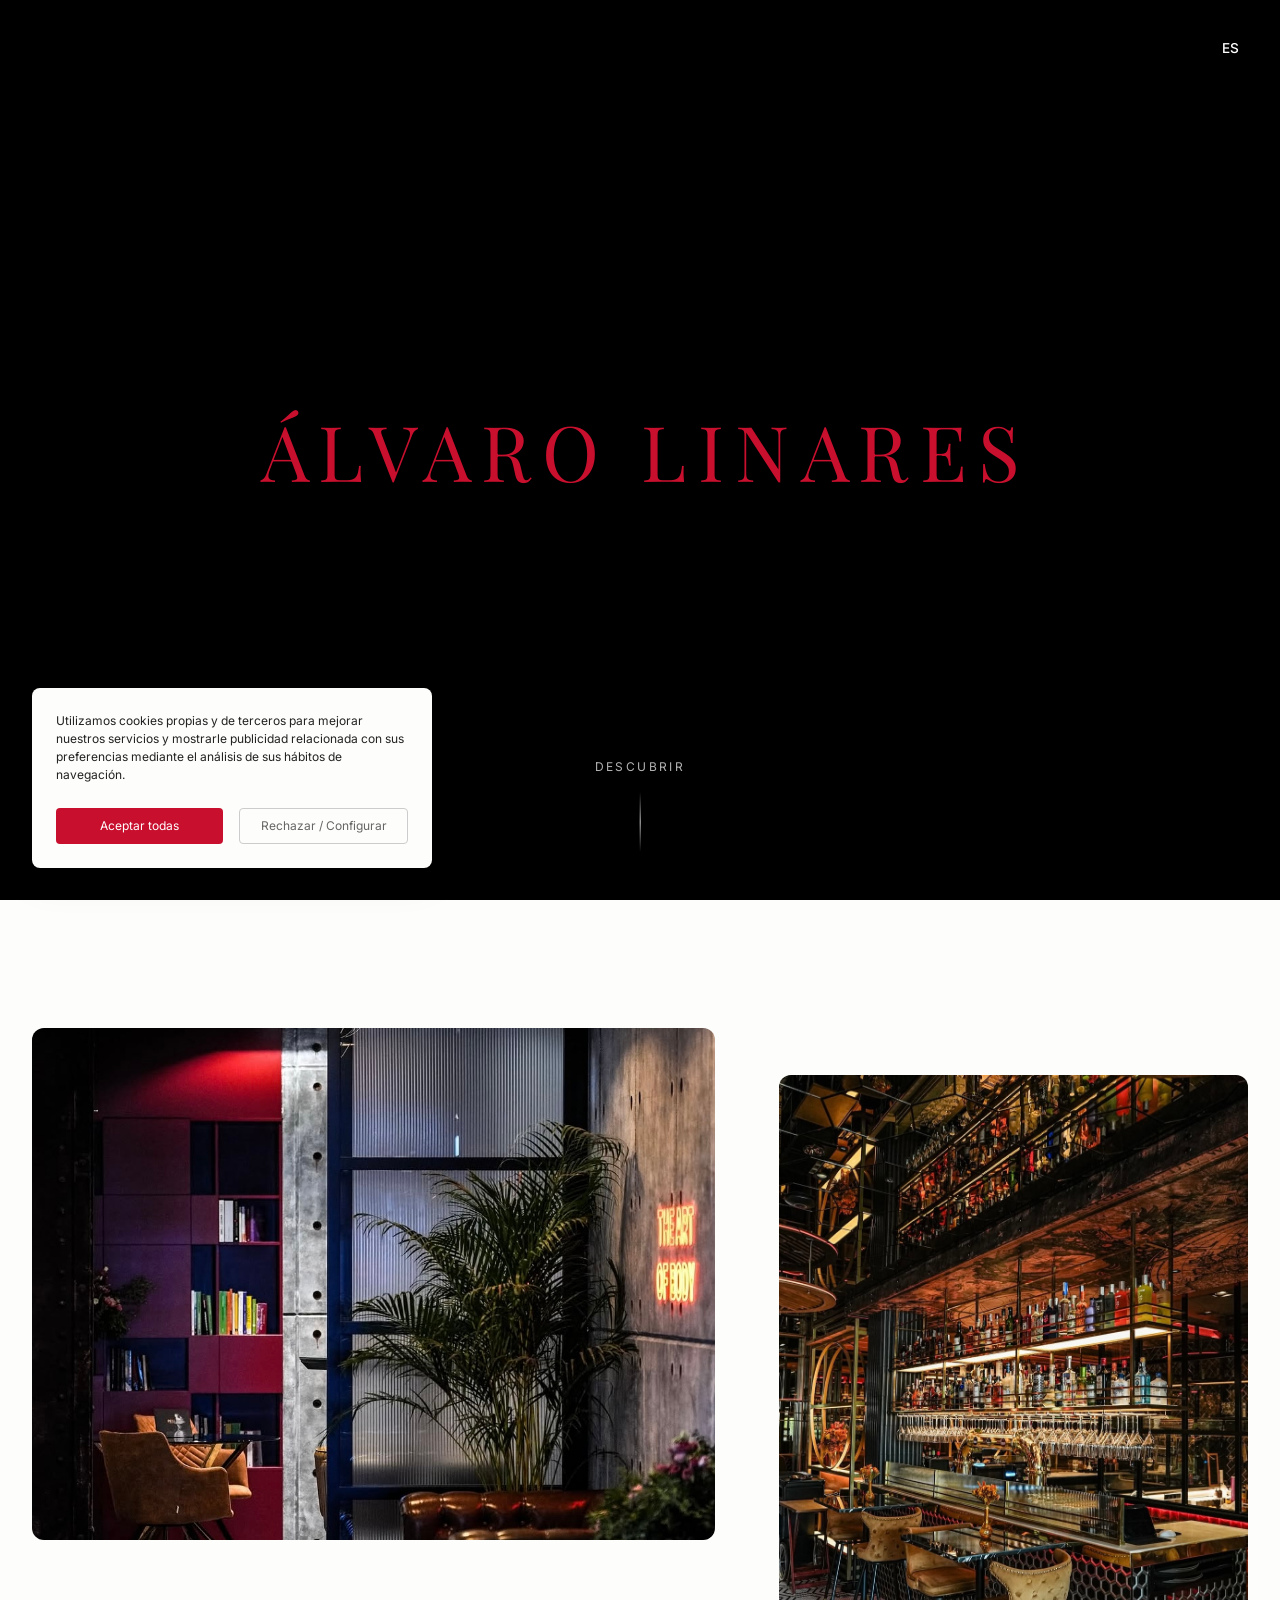
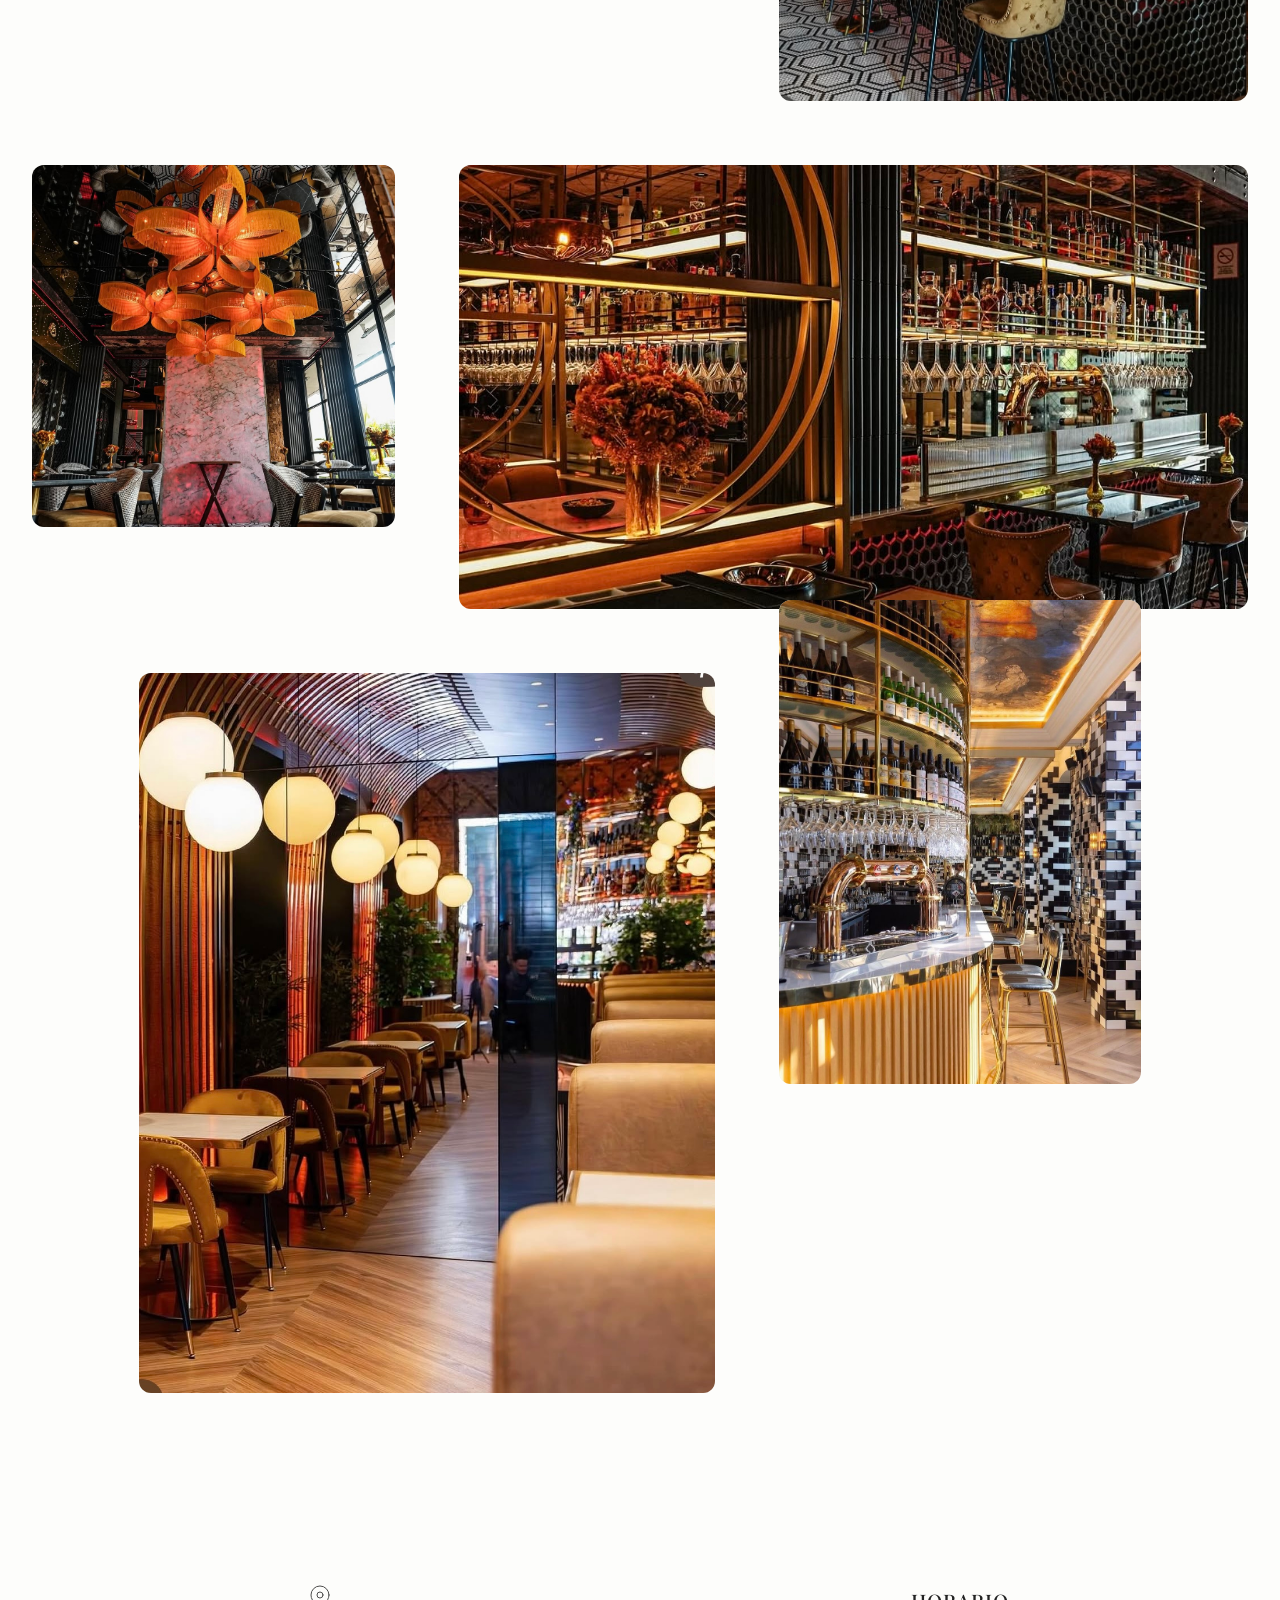
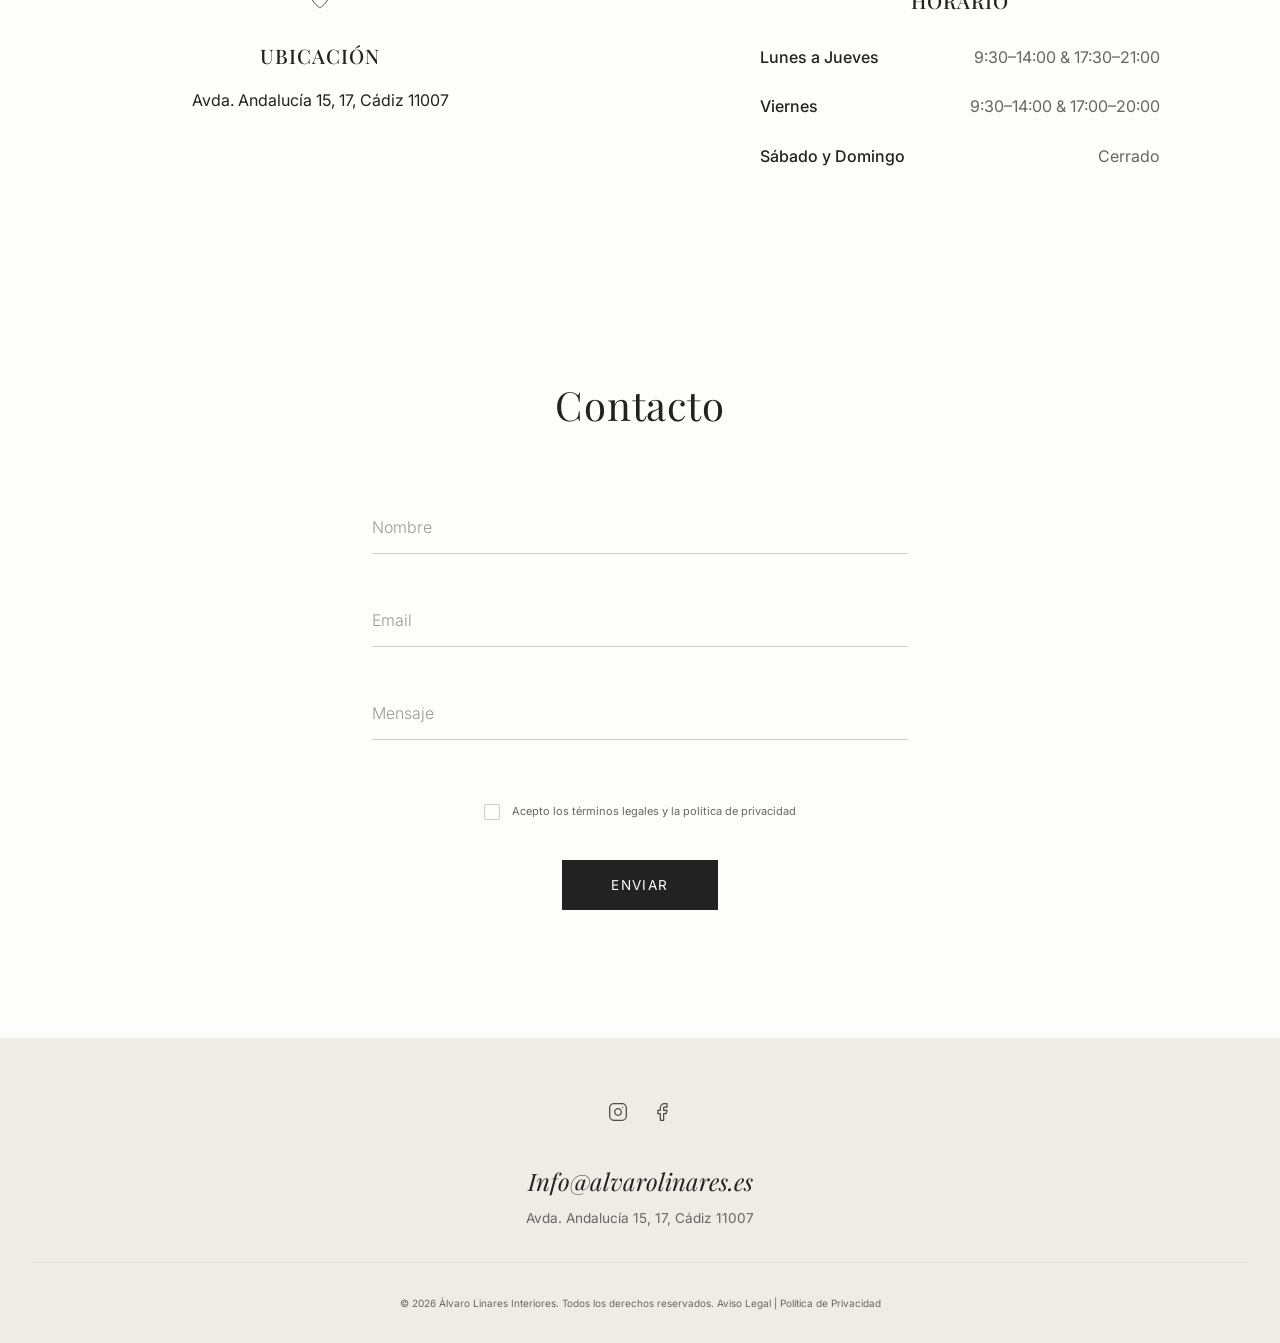
<file: index.html>
<!DOCTYPE html>
<html lang="es">
<head>
    <meta charset="UTF-8">
    <meta name="viewport" content="width=device-width, initial-scale=1.0">
    <title>Álvaro Linares | Diseño de Interiores</title>
    <!-- Favicon SVG (Á in accent-red) -->
    <link rel="icon" href="data:image/svg+xml,<svg xmlns='http://www.w3.org/2000/svg' viewBox='0 0 100 100'><text y='.9em' x='50%' text-anchor='middle' font-size='90' font-family='Playfair Display, serif' fill='%23C8102E'>Á</text></svg>">
    
    <!-- Google Fonts -->
    <link rel="preconnect" href="https://fonts.googleapis.com">
    <link rel="preconnect" href="https://fonts.gstatic.com" crossorigin>
    <link href="https://fonts.googleapis.com/css2?family=Inter:wght@300;400;500;600&family=Playfair+Display:ital,wght@0,400;0,500;0,600;0,700;1,400&display=swap" rel="stylesheet">
    
    <!-- CSS y JS -->
    <link rel="stylesheet" href="style.css">
    <script src="script.js" defer></script>
</head>
<body>

    <!-- Header -->
    <header class="header transparent" id="mainHeader">
        <div class="header-container">
            <div class="header-logo-placeholder"></div>
            <!-- Language Selector -->
            <div class="lang-selector-wrapper">
                <button class="lang-btn" aria-haspopup="true" aria-expanded="false" id="langBtn">ES</button>
                <ul class="lang-dropdown" id="langDropdown">
                    <li><button class="lang-option" data-lang="es">Español</button></li>
                    <li><button class="lang-option" data-lang="en">English</button></li>
                    <li><button class="lang-option" data-lang="de">Deutsch</button></li>
                    <li><button class="lang-option" data-lang="fr">Français</button></li>
                    <li><button class="lang-option" data-lang="zh">中文</button></li>
                </ul>
            </div>
        </div>
    </header>

    <!-- Hero Section -->
    <section class="hero" id="heroSection">
        <video 
            class="hero-video" 
            autoplay 
            muted 
            loop 
            playsinline>
            <source src="IMG/grok-video-453c34eb-ee96-4713-ab7c-b16e359ac10a (2).mp4" type="video/mp4">
            Tu navegador no soporta vídeos HTML5.
        </video>
        
        <div class="hero-overlay"></div>
        
        <div class="hero-content">
            <h1 class="logo-text" data-i18n="hero_title">ÁLVARO LINARES</h1>
        </div>

        <div class="scroll-indicator">
            <span class="scroll-text" data-i18n="scroll_text">Descubrir</span>
            <div class="scroll-line"></div>
        </div>
    </section>

    <!-- Main Content -->
    <main id="mainContent">
        
        <!-- Obras / Portfolio Section -->
        <section class="portfolio-section" id="obras">
            <div class="container">
                <h2 class="section-title sr-only" data-i18n="portfolio_title">Obras y Proyectos</h2>
                <div class="masonry-grid">
                    <div class="masonry-item"><img src="IMG/IMG_0672.PNG" alt="Proyecto Interiorismo 1" loading="lazy" class="ig-crop"></div>
                    <div class="masonry-item"><img src="IMG/IMG_0673.PNG" alt="Proyecto Interiorismo 2" loading="lazy" class="ig-crop"></div>
                    <div class="masonry-item"><img src="IMG/IMG_0674.PNG" alt="Proyecto Interiorismo 3" loading="lazy" class="ig-crop"></div>
                    <div class="masonry-item"><img src="IMG/IMG_0675.PNG" alt="Proyecto Interiorismo 4" loading="lazy" class="ig-crop"></div>
                    <div class="masonry-item"><img src="IMG/IMG_0676.PNG" alt="Proyecto Interiorismo 5" loading="lazy" class="ig-crop"></div>
                    <div class="masonry-item"><img src="IMG/IMG_0678.PNG" alt="Proyecto Interiorismo 6" loading="lazy" class="ig-crop"></div>
                </div>
            </div>
        </section>

        <!-- Ubicación y Horarios Integrados -->
        <section class="info-section">
            <div class="container info-grid">
                <!-- Ubicación -->
                <div class="info-column location-col">
                    <div class="info-icon">
                        <!-- Pin SVG icon -->
                        <svg xmlns="http://www.w3.org/2000/svg" width="24" height="24" viewBox="0 0 24 24" fill="none" stroke="currentColor" stroke-width="1" stroke-linecap="round" stroke-linejoin="round"><path d="M21 10c0 7-9 13-9 13s-9-6-9-13a9 9 0 0 1 18 0z"></path><circle cx="12" cy="10" r="3"></circle></svg>
                    </div>
                    <h3 class="info-subtitle" data-i18n="location_title">Ubicación</h3>
                    <a href="https://maps.app.goo.gl/6Nhrk9QPAQuUq2SBA" target="_blank" rel="noopener noreferrer" class="info-text location-link">Avda. Andalucía 15, 17, Cádiz 11007</a>
                </div>

                <!-- Horarios -->
                <div class="info-column schedule-col">
                    <h3 class="info-subtitle" data-i18n="schedule_title">Horario</h3>
                    <table class="schedule-table">
                        <tbody>
                            <tr>
                                <td data-i18n="mon_thu">Lunes a Jueves</td>
                                <td>9:30–14:00 & 17:30–21:00</td>
                            </tr>
                            <tr>
                                <td data-i18n="friday">Viernes</td>
                                <td>9:30–14:00 & 17:00–20:00</td>
                            </tr>
                            <tr>
                                <td data-i18n="weekend">Sábado y Domingo</td>
                                <td data-i18n="closed">Cerrado</td>
                            </tr>
                        </tbody>
                    </table>
                </div>
            </div>
        </section>

        <!-- Formulario de Contacto -->
        <section class="contact-section">
            <div class="container contact-container">
                <h2 class="section-title text-center" data-i18n="contact_title">Contacto</h2>
                
                <form id="contactForm" class="contact-form" novalidate>
                    <div class="form-group">
                        <input type="text" id="name" name="name" placeholder="Nombre" required data-i18n-placeholder="contact_name">
                    </div>
                    
                    <div class="form-group">
                        <input type="email" id="email" name="email" placeholder="Email" required data-i18n-placeholder="contact_email">
                    </div>
                    
                    <div class="form-group">
                        <textarea id="message" name="message" placeholder="Mensaje" rows="1" required data-i18n-placeholder="contact_message"></textarea>
                    </div>

                    <!-- Botón y Legal Checkbox Integrados Estéticamente -->
                    <div class="form-footer">
                        <label class="custom-checkbox-wrapper">
                            <input type="checkbox" id="legalCheckbox" class="native-checkbox" required>
                            <span class="custom-checkbox"></span>
                            <span class="legal-text" data-i18n="legal_checkbox">Acepto los términos legales y la política de privacidad</span>
                        </label>
                        <p class="error-message" id="legalError" data-i18n="legal_error">Debe aceptar los términos legales para continuar.</p>
                        
                        <button type="submit" class="submit-btn" data-i18n="submit_btn">Enviar</button>
                    </div>
                </form>
            </div>
        </section>
        
    </main>

    <!-- Footer Multinivel -->
    <footer class="site-footer">
        <div class="container">
            <!-- Nivel Superior: Redes Sociales -->
            <div class="footer-level footer-social">
                <a href="https://www.instagram.com/alvarolinaresinteriores/" target="_blank" rel="noopener noreferrer" aria-label="Instagram" class="social-link">
                    <!-- Instagram SVG -->
                    <svg xmlns="http://www.w3.org/2000/svg" width="20" height="20" viewBox="0 0 24 24" fill="none" stroke="currentColor" stroke-width="1.5" stroke-linecap="round" stroke-linejoin="round"><rect x="2" y="2" width="20" height="20" rx="5" ry="5"></rect><path d="M16 11.37A4 4 0 1 1 12.63 8 4 4 0 0 1 16 11.37z"></path><line x1="17.5" y1="6.5" x2="17.51" y2="6.5"></line></svg>
                </a>
                <a href="https://www.facebook.com/p/Alvaro-Linares-Interiores-100081583459265/?locale=es_ES" target="_blank" rel="noopener noreferrer" aria-label="Facebook" class="social-link">
                    <!-- Facebook SVG -->
                    <svg xmlns="http://www.w3.org/2000/svg" width="20" height="20" viewBox="0 0 24 24" fill="none" stroke="currentColor" stroke-width="1.5" stroke-linecap="round" stroke-linejoin="round"><path d="M18 2h-3a5 5 0 0 0-5 5v3H7v4h3v8h4v-8h3l1-4h-4V7a1 1 0 0 1 1-1h3z"></path></svg>
                </a>
            </div>

            <!-- Nivel Intermedio: Contacto Rápido -->
            <div class="footer-level footer-contact">
                <a href="mailto:Info@alvarolinares.es" class="footer-email">Info@alvarolinares.es</a>
                <a href="https://maps.app.goo.gl/6Nhrk9QPAQuUq2SBA" target="_blank" rel="noopener noreferrer" class="footer-address location-link">Avda. Andalucía 15, 17, Cádiz 11007</a>
            </div>

            <!-- Nivel Inferior: Copyright -->
            <div class="footer-level footer-legal">
                <p class="copyright">
                    &copy; <span id="currentYear"></span> Álvaro Linares Interiores. <span data-i18n="rights_reserved">Todos los derechos reservados.</span> 
                    <span class="legal-links">
                        <a href="#" data-i18n="legal_notice">Aviso Legal</a> | 
                        <a href="privacidad.html" data-i18n="privacy_policy">Política de Privacidad</a>
                    </span>
                </p>
            </div>
        </div>
    </footer>

    <!-- Banner de Cookies -->
    <div class="cookie-banner" id="cookieBanner">
        <div class="cookie-content">
            <p data-i18n="cookie_text">Utilizamos cookies propias y de terceros para mejorar nuestros servicios y mostrarle publicidad relacionada con sus preferencias mediante el análisis de sus hábitos de navegación.</p>
            <div class="cookie-actions">
                <button class="cookie-btn cookie-accept" id="acceptCookies" data-i18n="cookie_accept">Aceptar todas</button>
                <button class="cookie-btn cookie-reject" id="rejectCookies" data-i18n="cookie_reject">Rechazar / Configurar</button>
            </div>
        </div>
    </div>

</body>
</html>
</file>
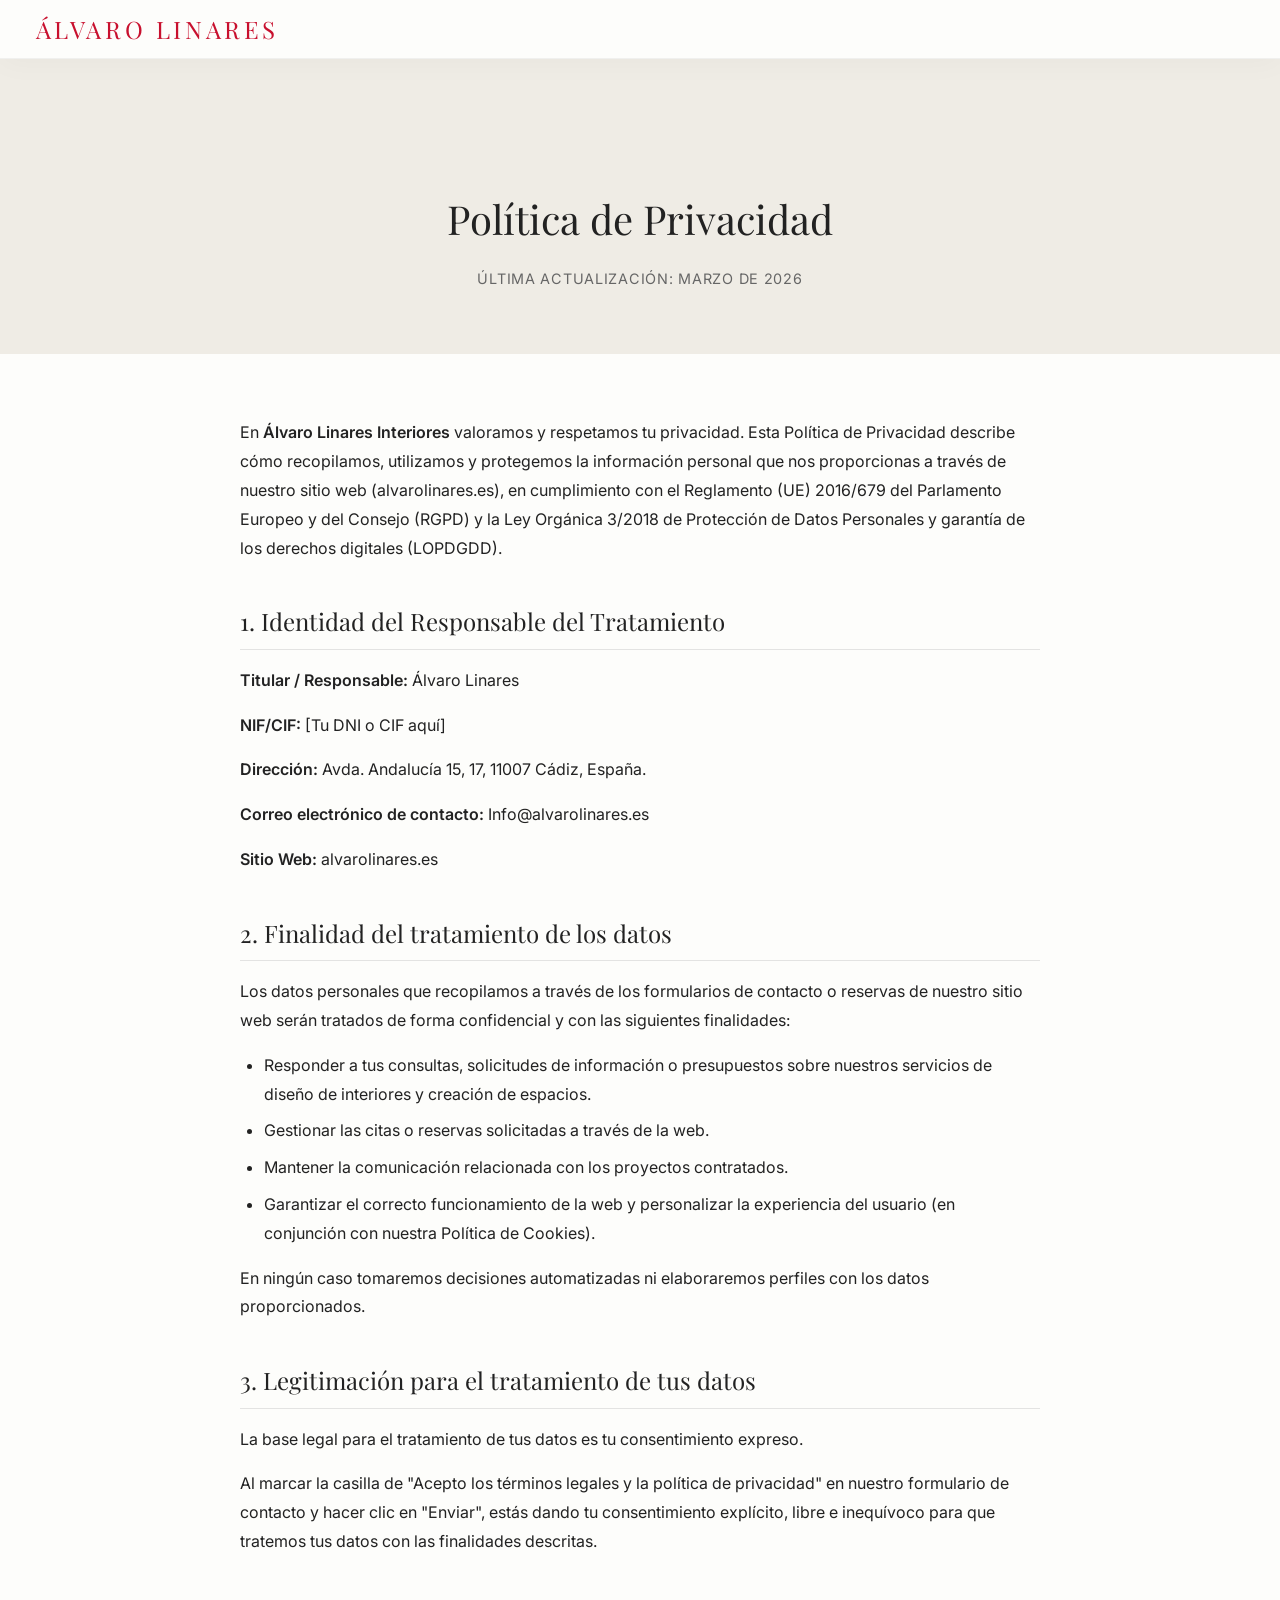
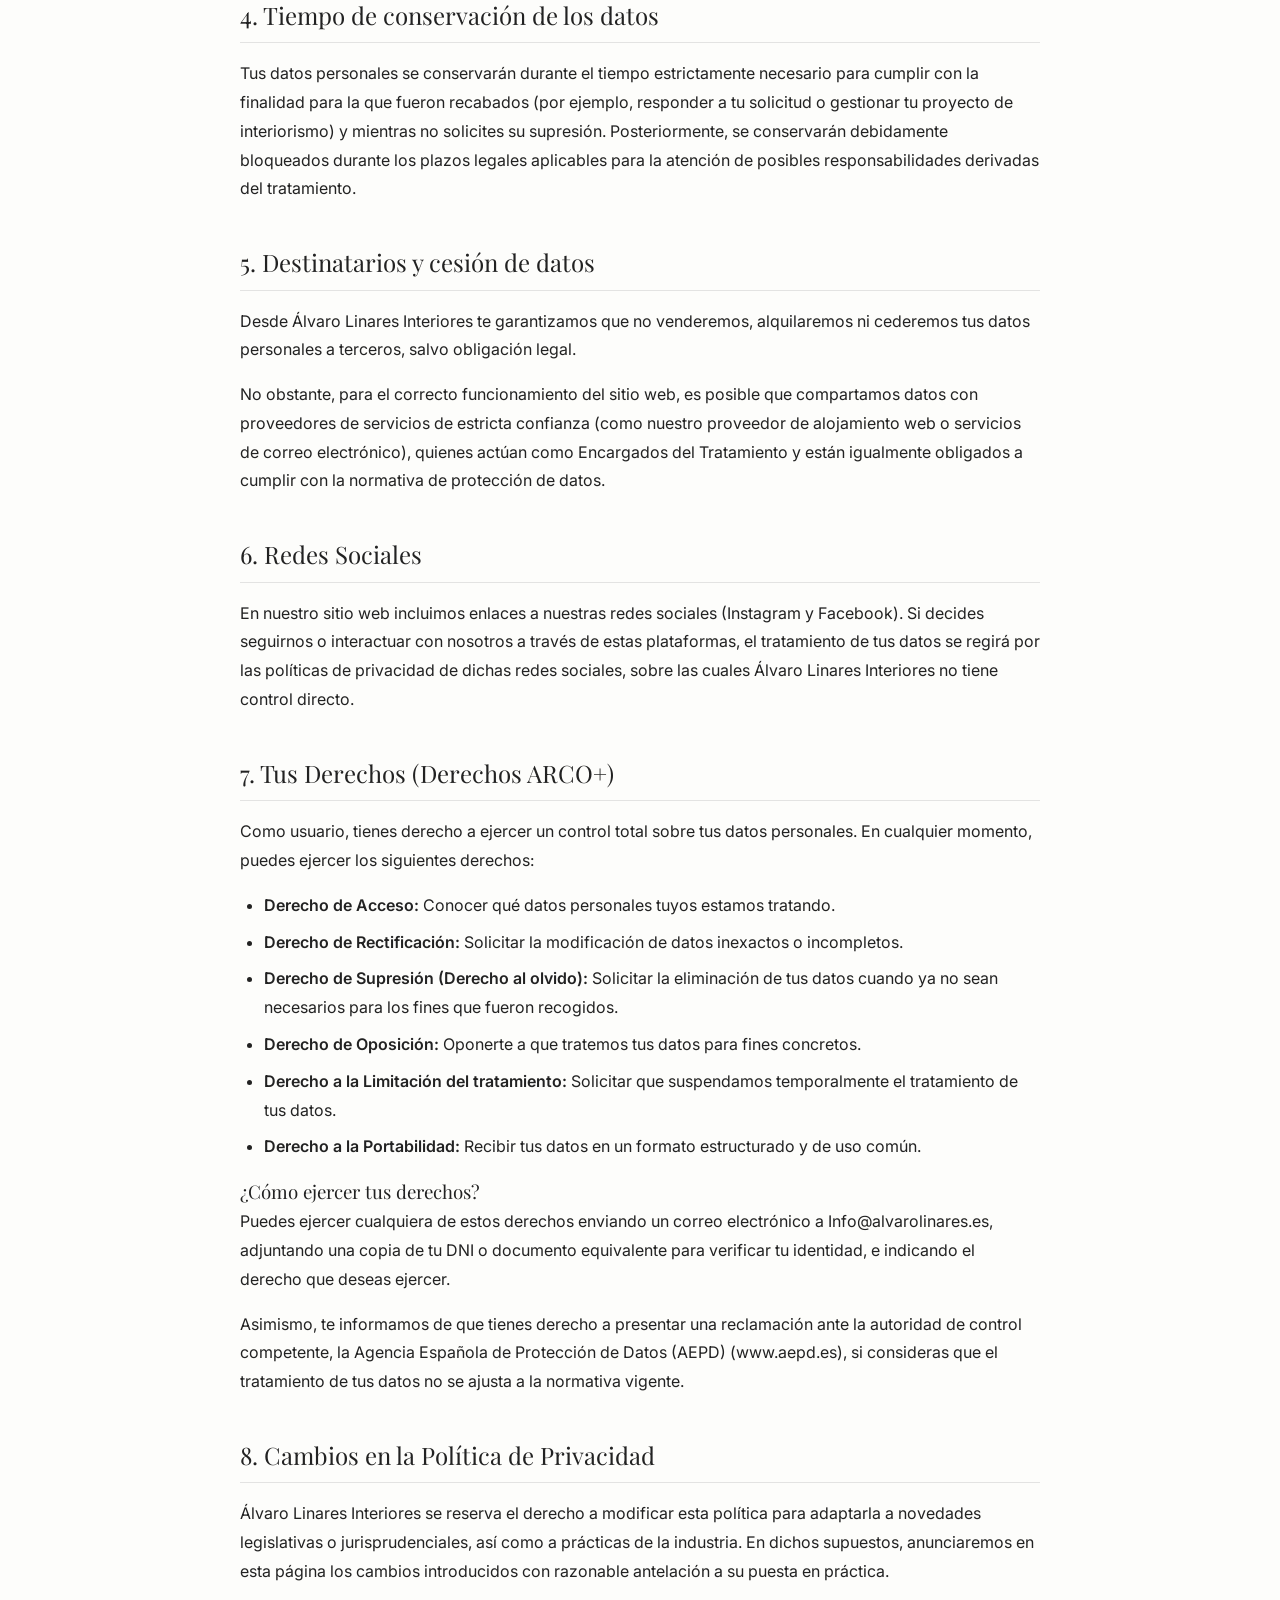
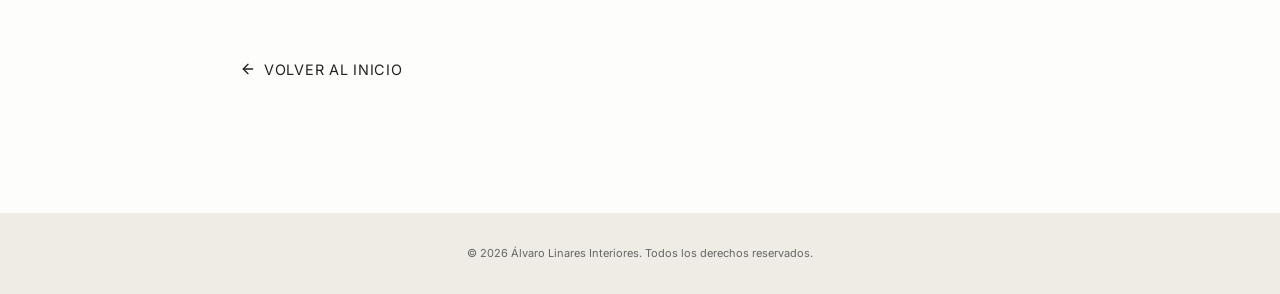
<file: privacidad.html>
<!DOCTYPE html>
<html lang="es">
<head>
    <meta charset="UTF-8">
    <meta name="viewport" content="width=device-width, initial-scale=1.0">
    <title>Política de Privacidad | Álvaro Linares</title>
    <!-- Favicon SVG (Á in accent-red) -->
    <link rel="icon" href="data:image/svg+xml,<svg xmlns='http://www.w3.org/2000/svg' viewBox='0 0 100 100'><text y='.9em' x='50%' text-anchor='middle' font-size='90' font-family='Playfair Display, serif' fill='%23C8102E'>Á</text></svg>">
    
    <!-- Google Fonts -->
    <link rel="preconnect" href="https://fonts.googleapis.com">
    <link rel="preconnect" href="https://fonts.gstatic.com" crossorigin>
    <link href="https://fonts.googleapis.com/css2?family=Inter:wght@300;400;500;600&family=Playfair+Display:ital,wght@0,400;0,500;0,600;0,700;1,400&display=swap" rel="stylesheet">
    
    <!-- CSS y JS -->
    <link rel="stylesheet" href="style.css">
    <!-- Inline styles specifically for legal pages to maintain typography hierarchy -->
    <style>
        .legal-page-header {
            padding: 8rem 0 4rem;
            background-color: var(--bg-secondary);
            text-align: center;
        }
        .legal-page-title {
            font-size: 2.5rem;
            color: var(--text-main);
            margin-bottom: 1rem;
        }
        .legal-page-date {
            font-family: var(--font-body);
            font-size: 0.9rem;
            color: var(--text-muted);
            text-transform: uppercase;
            letter-spacing: 0.05em;
        }
        .legal-content-section {
            padding: 4rem 0 8rem;
            max-width: 800px; /* Constrain width for readability of long text */
            margin: 0 auto;
        }
        .legal-text-block {
            margin-bottom: 2.5rem;
        }
        .legal-text-block h2 {
            font-family: var(--font-heading);
            font-size: 1.5rem;
            color: var(--text-main);
            margin-bottom: 1rem;
            border-bottom: 1px solid rgba(0,0,0,0.1);
            padding-bottom: 0.5rem;
        }
        .legal-text-block p, .legal-text-block ul {
            font-family: var(--font-body);
            font-size: 1rem;
            color: var(--text-main);
            line-height: 1.8;
            margin-bottom: 1rem;
        }
        .legal-text-block ul {
            padding-left: 1.5rem;
        }
        .legal-text-block li {
            margin-bottom: 0.5rem;
        }
        .legal-text-block strong {
            font-weight: 600;
        }
        .legal-back-btn {
            display: inline-flex;
            align-items: center;
            gap: 0.5rem;
            color: var(--text-main);
            font-family: var(--font-body);
            font-size: 0.9rem;
            text-transform: uppercase;
            letter-spacing: 0.05em;
            margin-top: 2rem;
            transition: color var(--transition-fast);
        }
        .legal-back-btn:hover {
            color: var(--accent-red);
        }
    </style>
</head>
<body>

    <!-- Simple Solid Header for Subpages -->
    <header class="header scrolled" id="mainHeader" style="position: sticky; background-color: var(--bg-primary); backdrop-filter: none; border-bottom: 1px solid rgba(0,0,0,0.05);">
        <div class="header-container">
            <a href="index.html" class="logo-text" style="font-size: 1.5rem; text-shadow: none;">ÁLVARO LINARES</a>
        </div>
    </header>

    <main>
        <!-- Page Header -->
        <section class="legal-page-header">
            <div class="container">
                <h1 class="legal-page-title">Política de Privacidad</h1>
                <p class="legal-page-date">Última actualización: Marzo de 2026</p>
            </div>
        </section>

        <!-- Legal Content -->
        <section class="legal-content-section container">
            
            <div class="legal-text-block">
                <p>En <strong>Álvaro Linares Interiores</strong> valoramos y respetamos tu privacidad. Esta Política de Privacidad describe cómo recopilamos, utilizamos y protegemos la información personal que nos proporcionas a través de nuestro sitio web (alvarolinares.es), en cumplimiento con el Reglamento (UE) 2016/679 del Parlamento Europeo y del Consejo (RGPD) y la Ley Orgánica 3/2018 de Protección de Datos Personales y garantía de los derechos digitales (LOPDGDD).</p>
            </div>

            <div class="legal-text-block">
                <h2>1. Identidad del Responsable del Tratamiento</h2>
                <p><strong>Titular / Responsable:</strong> Álvaro Linares</p>
                <p><strong>NIF/CIF:</strong> [Tu DNI o CIF aquí]</p>
                <p><strong>Dirección:</strong> Avda. Andalucía 15, 17, 11007 Cádiz, España.</p>
                <p><strong>Correo electrónico de contacto:</strong> <a href="mailto:Info@alvarolinares.es" class="location-link">Info@alvarolinares.es</a></p>
                <p><strong>Sitio Web:</strong> alvarolinares.es</p>
            </div>

            <div class="legal-text-block">
                <h2>2. Finalidad del tratamiento de los datos</h2>
                <p>Los datos personales que recopilamos a través de los formularios de contacto o reservas de nuestro sitio web serán tratados de forma confidencial y con las siguientes finalidades:</p>
                <ul>
                    <li>Responder a tus consultas, solicitudes de información o presupuestos sobre nuestros servicios de diseño de interiores y creación de espacios.</li>
                    <li>Gestionar las citas o reservas solicitadas a través de la web.</li>
                    <li>Mantener la comunicación relacionada con los proyectos contratados.</li>
                    <li>Garantizar el correcto funcionamiento de la web y personalizar la experiencia del usuario (en conjunción con nuestra Política de Cookies).</li>
                </ul>
                <p>En ningún caso tomaremos decisiones automatizadas ni elaboraremos perfiles con los datos proporcionados.</p>
            </div>

            <div class="legal-text-block">
                <h2>3. Legitimación para el tratamiento de tus datos</h2>
                <p>La base legal para el tratamiento de tus datos es tu consentimiento expreso.</p>
                <p>Al marcar la casilla de "Acepto los términos legales y la política de privacidad" en nuestro formulario de contacto y hacer clic en "Enviar", estás dando tu consentimiento explícito, libre e inequívoco para que tratemos tus datos con las finalidades descritas.</p>
            </div>

            <div class="legal-text-block">
                <h2>4. Tiempo de conservación de los datos</h2>
                <p>Tus datos personales se conservarán durante el tiempo estrictamente necesario para cumplir con la finalidad para la que fueron recabados (por ejemplo, responder a tu solicitud o gestionar tu proyecto de interiorismo) y mientras no solicites su supresión. Posteriormente, se conservarán debidamente bloqueados durante los plazos legales aplicables para la atención de posibles responsabilidades derivadas del tratamiento.</p>
            </div>

            <div class="legal-text-block">
                <h2>5. Destinatarios y cesión de datos</h2>
                <p>Desde Álvaro Linares Interiores te garantizamos que no venderemos, alquilaremos ni cederemos tus datos personales a terceros, salvo obligación legal.</p>
                <p>No obstante, para el correcto funcionamiento del sitio web, es posible que compartamos datos con proveedores de servicios de estricta confianza (como nuestro proveedor de alojamiento web o servicios de correo electrónico), quienes actúan como Encargados del Tratamiento y están igualmente obligados a cumplir con la normativa de protección de datos.</p>
            </div>

            <div class="legal-text-block">
                <h2>6. Redes Sociales</h2>
                <p>En nuestro sitio web incluimos enlaces a nuestras redes sociales (Instagram y Facebook). Si decides seguirnos o interactuar con nosotros a través de estas plataformas, el tratamiento de tus datos se regirá por las políticas de privacidad de dichas redes sociales, sobre las cuales Álvaro Linares Interiores no tiene control directo.</p>
            </div>

            <div class="legal-text-block">
                <h2>7. Tus Derechos (Derechos ARCO+)</h2>
                <p>Como usuario, tienes derecho a ejercer un control total sobre tus datos personales. En cualquier momento, puedes ejercer los siguientes derechos:</p>
                <ul>
                    <li><strong>Derecho de Acceso:</strong> Conocer qué datos personales tuyos estamos tratando.</li>
                    <li><strong>Derecho de Rectificación:</strong> Solicitar la modificación de datos inexactos o incompletos.</li>
                    <li><strong>Derecho de Supresión (Derecho al olvido):</strong> Solicitar la eliminación de tus datos cuando ya no sean necesarios para los fines que fueron recogidos.</li>
                    <li><strong>Derecho de Oposición:</strong> Oponerte a que tratemos tus datos para fines concretos.</li>
                    <li><strong>Derecho a la Limitación del tratamiento:</strong> Solicitar que suspendamos temporalmente el tratamiento de tus datos.</li>
                    <li><strong>Derecho a la Portabilidad:</strong> Recibir tus datos en un formato estructurado y de uso común.</li>
                </ul>
                
                <h3>¿Cómo ejercer tus derechos?</h3>
                <p>Puedes ejercer cualquiera de estos derechos enviando un correo electrónico a <a href="mailto:Info@alvarolinares.es" class="location-link">Info@alvarolinares.es</a>, adjuntando una copia de tu DNI o documento equivalente para verificar tu identidad, e indicando el derecho que deseas ejercer.</p>
                <p>Asimismo, te informamos de que tienes derecho a presentar una reclamación ante la autoridad de control competente, la Agencia Española de Protección de Datos (AEPD) (<a href="https://www.aepd.es" target="_blank" rel="noopener noreferrer" class="location-link">www.aepd.es</a>), si consideras que el tratamiento de tus datos no se ajusta a la normativa vigente.</p>
            </div>

            <div class="legal-text-block">
                <h2>8. Cambios en la Política de Privacidad</h2>
                <p>Álvaro Linares Interiores se reserva el derecho a modificar esta política para adaptarla a novedades legislativas o jurisprudenciales, así como a prácticas de la industria. En dichos supuestos, anunciaremos en esta página los cambios introducidos con razonable antelación a su puesta en práctica.</p>
            </div>

            <a href="index.html" class="legal-back-btn">
                <svg xmlns="http://www.w3.org/2000/svg" width="16" height="16" viewBox="0 0 24 24" fill="none" stroke="currentColor" stroke-width="2" stroke-linecap="round" stroke-linejoin="round"><line x1="19" y1="12" x2="5" y2="12"></line><polyline points="12 19 5 12 12 5"></polyline></svg>
                Volver al inicio
            </a>

        </section>
    </main>

    <!-- Footer Multinivel Simplificado (sin form/mapa redundante para subpáginas) -->
    <footer class="site-footer" style="padding: 2rem 0;">
        <div class="container">
            <!-- Nivel Inferior: Copyright -->
            <div class="footer-level footer-legal" style="padding-top: 0; border-top: none;">
                <p class="copyright" style="font-size: 11px;">
                    &copy; 2026 Álvaro Linares Interiores. Todos los derechos reservados.
                </p>
            </div>
        </div>
    </footer>

</body>
</html>
</file>
<file: style.css>
/* 
   Álvaro Linares Interiores - Design System & Styles
   Author: AI Architect 
   Philosophy: White Space, Essentialism, Architectural Elegance
*/

:root {
    /* Color Palette */
    --bg-primary: #FDFDFB;    /* Off-white / Ivory */
    --bg-secondary: #EFECE5;  /* Soft warm beige */
    --accent-red: #C8102E;    /* Pure Crimson/Vermillion from logo */
    --text-main: #222222;     /* Charcoal dark grey */
    --text-muted: #666666;    /* Light grey for legal/subtle text */

    /* Typography */
    --font-heading: 'Playfair Display', serif;
    --font-body: 'Inter', sans-serif;

    /* Spacing & Layout */
    --container-max: 1440px;
    --container-padding: 2rem;
    --section-padding: 8rem 0;
    --gap-masonry: 4rem;      /* Generous white space for masonry */

    /* Transitions */
    --transition-fast: 0.2s ease;
    --transition-smooth: 0.6s cubic-bezier(0.25, 1, 0.5, 1);
}

/* ==========================================
   RESET & GLOBAL
========================================== */
* {
    margin: 0;
    padding: 0;
    box-sizing: border-box;
}

html {
    scroll-behavior: smooth;
}

body {
    font-family: var(--font-body);
    background-color: var(--bg-primary);
    color: var(--text-main);
    line-height: 1.6;
    overflow-x: hidden;
    -webkit-font-smoothing: antialiased;
    -moz-osx-font-smoothing: grayscale;
    transition: opacity var(--transition-fast);
}

.container {
    max-width: var(--container-max);
    margin: 0 auto;
    padding: 0 var(--container-padding);
}

/* Typography Utility */
h1, h2, h3, h4, h5, h6, .logo-text {
    font-family: var(--font-heading);
    font-weight: 400;
}

a {
    color: inherit;
    text-decoration: none;
    transition: color var(--transition-fast);
}

button {
    background: none;
    border: none;
    cursor: pointer;
    font-family: inherit;
}

.sr-only {
    position: absolute;
    width: 1px;
    height: 1px;
    padding: 0;
    margin: -1px;
    overflow: hidden;
    clip: rect(0, 0, 0, 0);
    white-space: nowrap;
    border: 0;
}

.text-center { text-align: center; }

/* ==========================================
   HEADER & NAVIGATION (Glassmorphism & i18n)
========================================== */
.header {
    position: fixed;
    top: 0;
    left: 0;
    width: 100%;
    z-index: 1000;
    transition: background-color var(--transition-smooth), backdrop-filter var(--transition-smooth);
    padding: 2rem 0;
}

.header.transparent {
    background-color: transparent;
    backdrop-filter: none;
}

.header.scrolled {
    background-color: rgba(253, 253, 251, 0.7); /* 70% opacity bg-primary */
    backdrop-filter: blur(10px);
    -webkit-backdrop-filter: blur(10px);
    padding: 1rem 0;
    box-shadow: 0 4px 30px rgba(0, 0, 0, 0.03);
}

.header-container {
    max-width: var(--container-max);
    margin: 0 auto;
    padding: 0 var(--container-padding);
    display: flex;
    justify-content: space-between;
    align-items: center;
}

/* Language Selector */
.lang-selector-wrapper {
    position: relative;
    color: var(--text-main);
}

/* Invert colors when header is transparent on a dark video */
.header.transparent .lang-btn, 
.header.transparent .lang-selector-wrapper {
    color: #fff;
    text-shadow: 0 1px 3px rgba(0,0,0,0.3);
}
.header.scrolled .lang-btn {
    text-shadow: none;
}

.lang-btn {
    font-size: 0.85rem;
    font-weight: 500;
    letter-spacing: 0.05em;
    padding: 0.5rem;
    text-transform: uppercase;
    transition: color var(--transition-fast);
    color: inherit;
}

.lang-btn:hover {
    color: var(--accent-red);
}

.lang-dropdown {
    position: absolute;
    top: 100%;
    right: 0;
    background-color: var(--bg-primary);
    list-style: none;
    padding: 0.5rem 0;
    min-width: 120px;
    opacity: 0;
    visibility: hidden;
    transform: translateY(10px);
    transition: all var(--transition-fast);
    box-shadow: 0 10px 30px rgba(0,0,0,0.05);
    border-radius: 4px;
}

.lang-selector-wrapper:hover .lang-dropdown,
.lang-selector-wrapper:focus-within .lang-dropdown {
    opacity: 1;
    visibility: visible;
    transform: translateY(0);
}

.lang-option {
    display: block;
    width: 100%;
    text-align: right;
    padding: 0.75rem 1.5rem;
    font-size: 0.85rem;
    color: var(--text-main);
    transition: color var(--transition-fast), background-color var(--transition-fast);
}

.lang-option:hover, .lang-option.active {
    color: var(--accent-red);
    background-color: var(--bg-secondary);
}

/* ==========================================
   HERO SECTION
========================================== */
.hero {
    position: relative;
    height: 100vh;
    width: 100%;
    display: flex;
    flex-direction: column;
    justify-content: center;
    align-items: center;
    overflow: hidden;
    background-color: #000;
    transition: opacity 1s ease; /* For fade out JS */
}

/* Video */
.hero-video {
    position: absolute;
    top: 50%;
    left: 50%;
    min-width: 100%;
    min-height: 100%;
    width: auto;
    height: auto;
    transform: translate(-50%, -50%);
    object-fit: cover;
    z-index: 1;
    opacity: 0.8; /* Slight dimming if needed */
}

.hero-overlay {
    position: absolute;
    top: 0;
    left: 0;
    width: 100%;
    height: 100%;
    background: radial-gradient(circle, rgba(0,0,0,0.1) 0%, rgba(0,0,0,0.4) 100%);
    z-index: 2;
}

.hero-content {
    position: relative;
    z-index: 3;
    text-align: center;
}

.logo-text {
    font-size: clamp(3rem, 6vw, 6rem);
    color: var(--accent-red);
    letter-spacing: 0.15em;
    text-transform: uppercase;
    margin-left: 0.15em; /* Optical centering */
    text-shadow: 0 4px 20px rgba(0,0,0,0.15); /* Adds a bit of depth purely optical */
    line-height: 1.1;
}

/* Scroll Indicator */
.scroll-indicator {
    position: absolute;
    bottom: 3rem;
    left: 50%;
    transform: translateX(-50%);
    z-index: 3;
    display: flex;
    flex-direction: column;
    align-items: center;
    gap: 1rem;
    color: #ffffff;
}

.scroll-text {
    font-size: 0.75rem;
    letter-spacing: 0.2em;
    text-transform: uppercase;
    opacity: 0.7;
}

.scroll-line {
    width: 1px;
    height: 60px;
    background: linear-gradient(to bottom, transparent, rgba(255,255,255,0.8), transparent);
    animation: scrollBounce 2s infinite ease-in-out;
}

@keyframes scrollBounce {
    0%, 100% { transform: scaleY(1); transform-origin: top; }
    50% { transform: scaleY(0.5); transform-origin: top; }
}

/* ==========================================
   PORTFOLIO (OBRAS) SECTION
========================================== */
.portfolio-section {
    padding: var(--section-padding);
    background-color: var(--bg-primary);
}

.section-title {
    font-size: 2.5rem;
    margin-bottom: 4rem;
    color: var(--text-main);
    letter-spacing: 0.02em;
}

/* Asymmetric CSS Grid Masonry Approach */
.masonry-grid {
    display: grid;
    /* Basic grid: auto rows let items dictate height or we force an aspect ratio */
    grid-template-columns: repeat(12, 1fr);
    grid-auto-flow: dense;
    gap: var(--gap-masonry);
    position: relative;
    /* Generous margins per instruction */
}

/* Image wrapper styling */
.masonry-item {
    position: relative;
    overflow: hidden;
    border-radius: 12px;
    /* Subtly mask out background before load */
    background-color: var(--bg-secondary);
}

.masonry-item img {
    width: 100%;
    height: 100%;
    object-fit: cover;
    display: block;
    transform: scale(1.0);
    transition: transform var(--transition-smooth), filter var(--transition-smooth);
}

/* Crop Instagram icons out of screenshots */
.masonry-item img.ig-crop {
    transform: scale(1.15); /* Pushes the corner icons out of the visible overflow area */
}

/* Elegant hover interaction */
.masonry-item:hover img {
    transform: scale(1.03);
}

.masonry-item:hover img.ig-crop {
    transform: scale(1.18); /* Maintain the scale relationship on hover */
}

.masonry-item:hover {
    box-shadow: 0 10px 30px rgba(0,0,0,0.08); /* Very soft shadow */
}

/* Asymmetrical Spanning for elegance */
/* Item 1 */
.masonry-item:nth-child(1) { grid-column: span 7; aspect-ratio: 4/3; }
/* Item 2 */
.masonry-item:nth-child(2) { grid-column: span 5; aspect-ratio: 3/4; margin-top: 10%; }
/* Item 3 */
.masonry-item:nth-child(3) { grid-column: span 4; aspect-ratio: 1/1; }
/* Item 4 */
.masonry-item:nth-child(4) { grid-column: span 8; aspect-ratio: 16/9; }
/* Item 5 */
.masonry-item:nth-child(5) { grid-column: 2 / span 6; aspect-ratio: 4/5; }
/* Item 6 */
.masonry-item:nth-child(6) { grid-column: span 4; aspect-ratio: 3/4; margin-top: -20%; }

/* Mobile masonry */
@media (max-width: 992px) {
    .masonry-grid {
        display: flex;
        flex-direction: column;
        gap: 3rem;
    }
    .masonry-item:nth-child(n) {
        width: 100%;
        margin-top: 0;
        aspect-ratio: auto;
        min-height: 400px;
    }
}

/* ==========================================
   INFO SECTION (UBICACIÓN Y HORARIOS)
========================================== */
.info-section {
    padding: 4rem 0 8rem 0;
    background-color: var(--bg-primary); /* Flow natural sin corte */
}

.info-grid {
    display: grid;
    grid-template-columns: 1fr 1fr;
    gap: 4rem;
    align-items: start;
}

.info-column {
    display: flex;
    flex-direction: column;
    align-items: center;
    text-align: center;
}

.info-icon {
    margin-bottom: 1.5rem;
    color: var(--text-main);
    opacity: 0.8;
}

.info-subtitle {
    font-size: 1.25rem;
    margin-bottom: 1rem;
    letter-spacing: 0.05em;
    text-transform: uppercase;
    font-weight: 500;
}

.info-text {
    font-size: 1rem;
    color: var(--text-main);
}

.location-link:hover {
    color: var(--accent-red);
}

/* Schedule Table */
.schedule-table {
    width: 100%;
    max-width: 400px;
    border-collapse: collapse;
}

.schedule-table td {
    padding: 0.75rem 0;
    font-size: 1rem;
    color: var(--text-main);
    border: none;
}

.schedule-table td:first-child {
    text-align: left;
    font-weight: 500;
}

.schedule-table td:last-child {
    text-align: right;
    color: var(--text-muted);
}

@media (max-width: 768px) {
    .info-grid {
        grid-template-columns: 1fr;
        gap: 4rem;
    }
}

/* ==========================================
   CONTACT FORM
========================================== */
.contact-section {
    padding: 4rem 0 8rem 0;
    background-color: var(--bg-primary);
}

.contact-container {
    max-width: 600px; /* Minimal width for focus */
}

.contact-form {
    display: flex;
    flex-direction: column;
    gap: 2.5rem;
}

.form-group {
    position: relative;
    width: 100%;
}

/* Minimalist Inputs */
input[type="text"],
input[type="email"],
textarea {
    width: 100%;
    padding: 1rem 0;
    background: transparent;
    border: none;
    border-bottom: 1px solid #cccccc;
    font-family: var(--font-body);
    font-size: 1rem;
    color: var(--text-main);
    outline: none;
    transition: border-color var(--transition-fast);
    resize: none;
}

input::placeholder,
textarea::placeholder {
    color: #999;
    font-weight: 300;
}

/* Dynamic Focus Line */
input:focus,
textarea:focus {
    border-bottom-color: var(--accent-red);
}

/* Footer & Legal of Form */
.form-footer {
    display: flex;
    flex-direction: column;
    gap: 1.5rem;
    align-items: center;
    margin-top: 1rem;
}

/* Custom Checkbox */
.custom-checkbox-wrapper {
    display: flex;
    align-items: center;
    gap: 0.75rem;
    cursor: pointer;
    position: relative;
}

.native-checkbox {
    position: absolute;
    opacity: 0;
    cursor: pointer;
    height: 0;
    width: 0;
}

.custom-checkbox {
    width: 16px;
    height: 16px;
    border: 1px solid #ccc;
    border-radius: 2px;
    position: relative;
    transition: all var(--transition-fast);
}

/* Legal text Strict rule: Sans-serif, 10-12px, #666 */
.legal-text {
    font-family: var(--font-body);
    font-size: 11px;
    color: var(--text-muted); /* #666 */
    line-height: 1.4;
}

.native-checkbox:checked ~ .custom-checkbox {
    background-color: var(--accent-red);
    border-color: var(--accent-red);
}

.native-checkbox:focus ~ .custom-checkbox {
    box-shadow: 0 0 0 2px rgba(200, 16, 46, 0.2);
}

.custom-checkbox::after {
    content: '';
    position: absolute;
    display: none;
    left: 4px;
    top: 1px;
    width: 4px;
    height: 8px;
    border: solid white;
    border-width: 0 2px 2px 0;
    transform: rotate(45deg);
}

.native-checkbox:checked ~ .custom-checkbox::after {
    display: block;
}

.error-message {
    font-size: 11px;
    color: var(--accent-red);
    display: none;
}

/* Submit Button */
.submit-btn {
    background-color: var(--text-main);
    color: var(--bg-primary);
    padding: 1rem 3rem;
    font-size: 0.85rem;
    text-transform: uppercase;
    letter-spacing: 0.1em;
    border: 1px solid var(--text-main);
    transition: all var(--transition-fast);
    margin-top: 1rem;
}

.submit-btn:hover {
    background-color: var(--accent-red);
    border-color: var(--accent-red);
    color: #fff;
}

/* ==========================================
   MULTILEVEL FOOTER
========================================== */
.site-footer {
    background-color: var(--bg-secondary);
    padding: 4rem 0 2rem;
    text-align: center;
}

.footer-level {
    margin-bottom: 2rem;
}

.footer-level:last-child {
    margin-bottom: 0;
}

/* Level 1: Social */
.footer-social {
    display: flex;
    justify-content: center;
    gap: 1.5rem;
}

.social-link {
    color: var(--text-main);
    opacity: 0.8;
}

.social-link:hover {
    color: var(--accent-red);
    opacity: 1;
}

/* Level 2: Contact */
.footer-contact {
    display: flex;
    flex-direction: column;
    gap: 0.5rem;
}

.footer-email {
    font-family: var(--font-heading);
    font-size: 1.5rem;
    font-style: italic;
    color: var(--text-main);
}

.footer-email:hover {
    color: var(--accent-red);
}

.footer-address {
    font-size: 0.85rem;
    color: var(--text-muted);
}

/* Level 3: Copyright */
.footer-legal {
    padding-top: 2rem;
    border-top: 1px solid rgba(0,0,0,0.05);
}

.copyright {
    font-size: 10px;
    color: var(--text-muted);
}

.legal-links a {
    color: var(--text-muted);
    text-decoration: underline;
    text-decoration-color: transparent;
}

.legal-links a:hover {
    text-decoration-color: var(--text-muted);
}

/* ==========================================
   COOKIE BANNER
========================================== */
.cookie-banner {
    position: fixed;
    bottom: 2rem;
    left: 2rem;
    max-width: 400px;
    background-color: var(--bg-primary);
    box-shadow: 0 10px 40px rgba(0,0,0,0.1);
    border-radius: 8px;
    z-index: 9999;
    padding: 1.5rem;
    visibility: hidden;
    opacity: 0;
    transform: translateY(20px);
    transition: all var(--transition-smooth);
}

.cookie-banner.show {
    visibility: visible;
    opacity: 1;
    transform: translateY(0);
}

.cookie-content p {
    font-size: 12px;
    color: var(--text-main);
    margin-bottom: 1.5rem;
    line-height: 1.5;
}

.cookie-actions {
    display: flex;
    gap: 1rem;
}

.cookie-btn {
    flex: 1;
    padding: 0.6rem;
    font-size: 12px;
    border-radius: 4px;
    text-align: center;
    transition: all var(--transition-fast);
}

.cookie-accept {
    background-color: var(--accent-red);
    color: #fff;
}

.cookie-accept:hover {
    background-color: #A30D25; /* Darker red */
}

.cookie-reject {
    background-color: transparent;
    border: 1px solid #ccc;
    color: var(--text-muted);
}

.cookie-reject:hover {
    border-color: var(--text-main);
    color: var(--text-main);
}

@media (max-width: 768px) {
    .cookie-banner {
        /* Abacando ancho completo inferior en móviles según plan */
        bottom: 0;
        left: 0;
        max-width: 100%;
        border-radius: 12px 12px 0 0;
        box-shadow: 0 -5px 20px rgba(0,0,0,0.05);
    }
}
</file>
